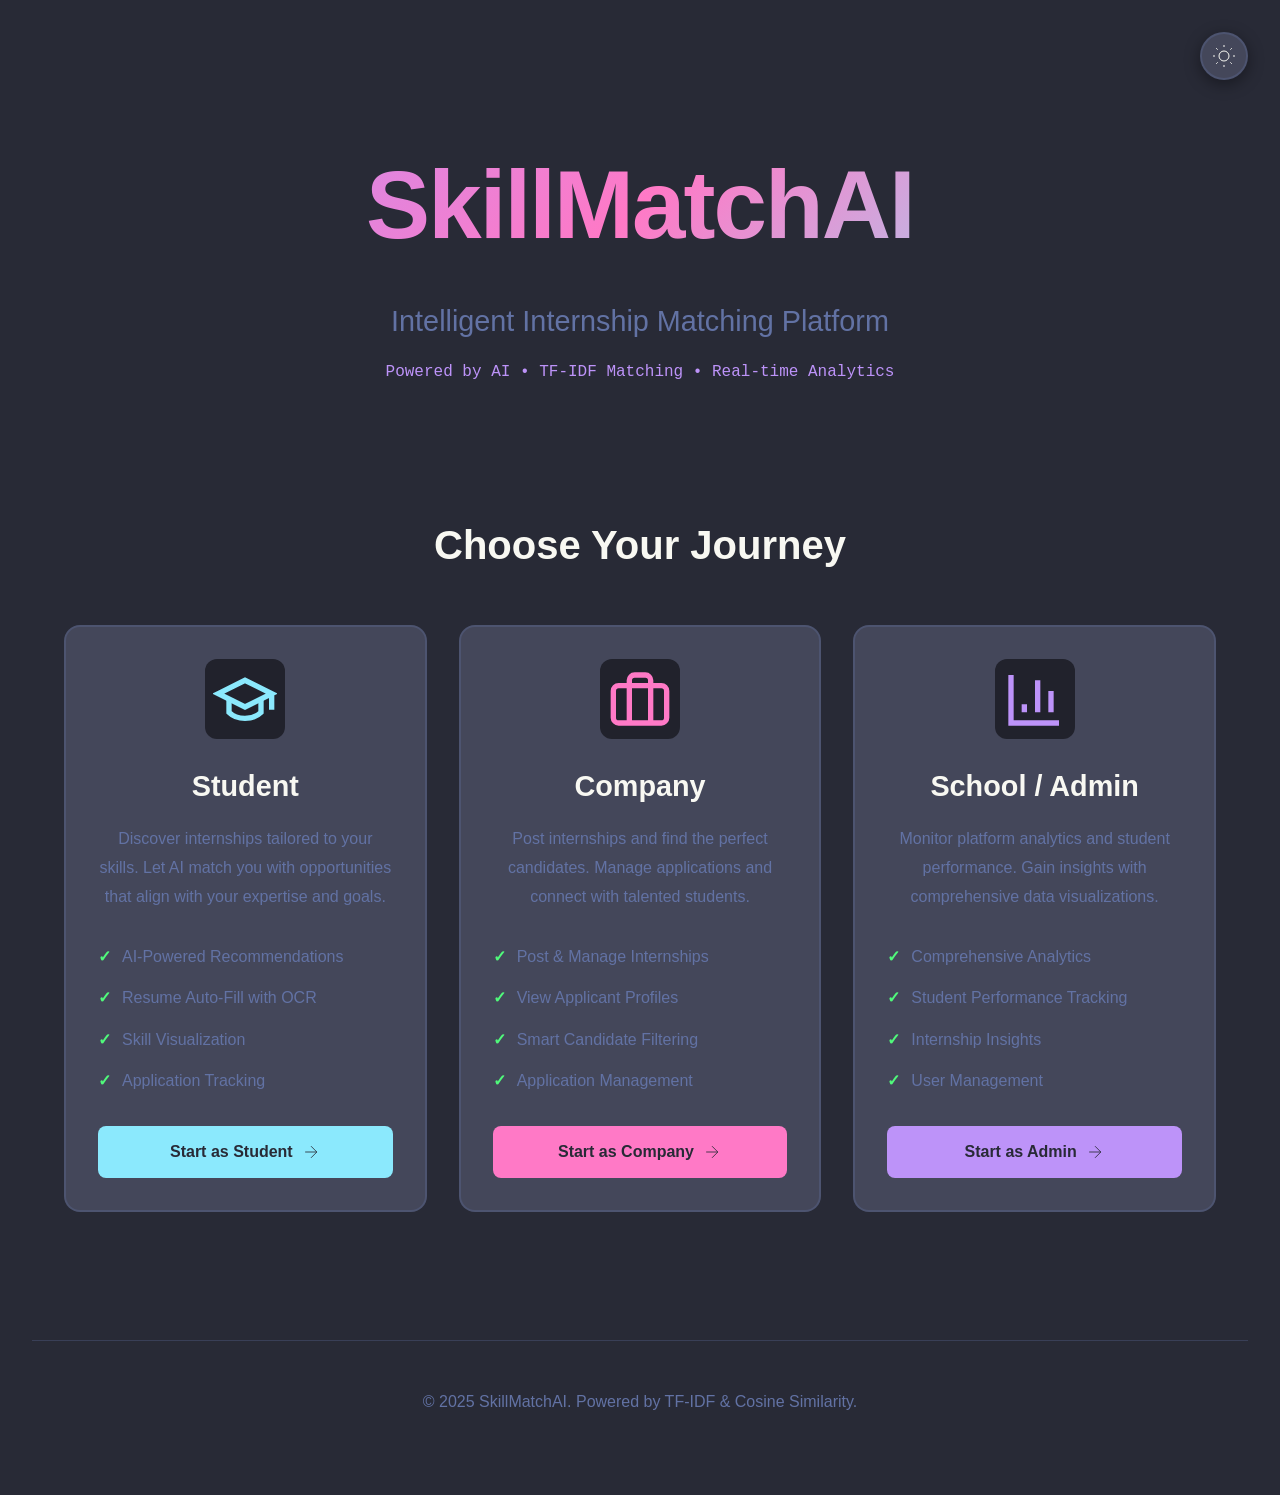
<file: frontend/index.html>
<!DOCTYPE html>
<html lang="en">
<head>
    <meta charset="UTF-8">
    <meta name="viewport" content="width=device-width, initial-scale=1.0">
    <title>SkillMatchAI - Intelligent Internship Matching</title>
    <link rel="stylesheet" href="styles/main.css">
    <link rel="stylesheet" href="styles/theme.css">
    <link rel="stylesheet" href="styles/animations.css">
    <link rel="stylesheet" href="styles/dashboard.css">
    <link rel="stylesheet" href="styles/wizard.css">
</head>
<body class="dark-theme">
    <!-- Theme Toggle -->
    <button id="theme-toggle" class="theme-toggle" aria-label="Toggle theme">
        <svg class="sun-icon" width="24" height="24" viewBox="0 0 24 24" fill="none" stroke="currentColor">
            <circle cx="12" cy="12" r="5"/>
            <line x1="12" y1="1" x2="12" y2="3"/>
            <line x1="12" y1="21" x2="12" y2="23"/>
            <line x1="4.22" y1="4.22" x2="5.64" y2="5.64"/>
            <line x1="18.36" y1="18.36" x2="19.78" y2="19.78"/>
            <line x1="1" y1="12" x2="3" y2="12"/>
            <line x1="21" y1="12" x2="23" y2="12"/>
            <line x1="4.22" y1="19.78" x2="5.64" y2="18.36"/>
            <line x1="18.36" y1="5.64" x2="19.78" y2="4.22"/>
        </svg>
        <svg class="moon-icon" width="24" height="24" viewBox="0 0 24 24" fill="none" stroke="currentColor">
            <path d="M21 12.79A9 9 0 1 1 11.21 3 7 7 0 0 0 21 12.79z"/>
        </svg>
    </button>

    <!-- Landing Page -->
    <div id="landing-page" class="page active">
        <div class="landing-container">
            <!-- Hero Section -->
            <div class="hero-section fade-in">
                <h1 class="hero-title glitch" data-text="SkillMatchAI">SkillMatchAI</h1>
                <p class="hero-subtitle">Intelligent Internship Matching Platform</p>
                <div class="hero-description">
                    <p>Powered by AI • TF-IDF Matching • Real-time Analytics</p>
                </div>
            </div>

            <!-- Story-Driven Role Introduction -->
            <div class="story-section">
                <h2 class="section-title">Choose Your Journey</h2>
                <div class="roles-grid">
                    <!-- Student Role -->
                    <div class="role-card student-card" data-role="student">
                        <div class="role-icon">
                            <svg width="64" height="64" viewBox="0 0 24 24" fill="none" stroke="currentColor" stroke-width="2">
                                <path d="M22 10v6M2 10l10-5 10 5-10 5z"/>
                                <path d="M6 12v5c3 3 9 3 12 0v-5"/>
                            </svg>
                        </div>
                        <h3 class="role-title">Student</h3>
                        <p class="role-description">
                            Discover internships tailored to your skills. 
                            Let AI match you with opportunities that align with your expertise and goals.
                        </p>
                        <ul class="role-features">
                            <li>AI-Powered Recommendations</li>
                            <li>Resume Auto-Fill with OCR</li>
                            <li>Skill Visualization</li>
                            <li>Application Tracking</li>
                        </ul>
                        <button class="role-button" data-role="student">
                            <span>Start as Student</span>
                            <svg width="20" height="20" viewBox="0 0 24 24" fill="none" stroke="currentColor">
                                <path d="M5 12h14M12 5l7 7-7 7"/>
                            </svg>
                        </button>
                    </div>

                    <!-- Company Role -->
                    <div class="role-card company-card" data-role="company">
                        <div class="role-icon">
                            <svg width="64" height="64" viewBox="0 0 24 24" fill="none" stroke="currentColor" stroke-width="2">
                                <rect x="2" y="7" width="20" height="14" rx="2"/>
                                <path d="M16 21V5a2 2 0 0 0-2-2h-4a2 2 0 0 0-2 2v16"/>
                            </svg>
                        </div>
                        <h3 class="role-title">Company</h3>
                        <p class="role-description">
                            Post internships and find the perfect candidates. 
                            Manage applications and connect with talented students.
                        </p>
                        <ul class="role-features">
                            <li>Post & Manage Internships</li>
                            <li>View Applicant Profiles</li>
                            <li>Smart Candidate Filtering</li>
                            <li>Application Management</li>
                        </ul>
                        <button class="role-button" data-role="company">
                            <span>Start as Company</span>
                            <svg width="20" height="20" viewBox="0 0 24 24" fill="none" stroke="currentColor">
                                <path d="M5 12h14M12 5l7 7-7 7"/>
                            </svg>
                        </button>
                    </div>

                    <!-- School/Admin Role -->
                    <div class="role-card admin-card" data-role="admin">
                        <div class="role-icon">
                            <svg width="64" height="64" viewBox="0 0 24 24" fill="none" stroke="currentColor" stroke-width="2">
                                <path d="M3 3v18h18"/>
                                <path d="M18 17V9"/>
                                <path d="M13 17V5"/>
                                <path d="M8 17v-3"/>
                            </svg>
                        </div>
                        <h3 class="role-title">School / Admin</h3>
                        <p class="role-description">
                            Monitor platform analytics and student performance. 
                            Gain insights with comprehensive data visualizations.
                        </p>
                        <ul class="role-features">
                            <li>Comprehensive Analytics</li>
                            <li>Student Performance Tracking</li>
                            <li>Internship Insights</li>
                            <li>User Management</li>
                        </ul>
                        <button class="role-button" data-role="admin">
                            <span>Start as Admin</span>
                            <svg width="20" height="20" viewBox="0 0 24 24" fill="none" stroke="currentColor">
                                <path d="M5 12h14M12 5l7 7-7 7"/>
                            </svg>
                        </button>
                    </div>
                </div>
            </div>

            <!-- Footer -->
            <footer class="landing-footer">
                <p>&copy; 2025 SkillMatchAI. Powered by TF-IDF & Cosine Similarity.</p>
            </footer>
        </div>
    </div>

    <!-- Auth Page (Login/Register) -->
    <div id="auth-page" class="page">
        <div class="auth-container">
            <div class="auth-box">
                <button class="back-button" id="back-to-landing">
                    <svg width="20" height="20" viewBox="0 0 24 24" fill="none" stroke="currentColor">
                        <path d="M19 12H5M12 19l-7-7 7-7"/>
                    </svg>
                    Back
                </button>

                <div class="auth-header">
                    <h2 id="auth-title">Welcome Back</h2>
                    <p id="auth-subtitle">Sign in to continue</p>
                </div>

                <div class="role-indicator">
                    <span id="selected-role-display">Student</span>
                </div>

                <!-- Login Form -->
                <form id="login-form" class="auth-form active">
                    <div class="form-group">
                        <label for="login-email">Username or Email</label>
                        <input type="text" id="login-email" required placeholder="username or email">
                    </div>
                    <div class="form-group">
                        <label for="login-password">Password</label>
                        <input type="password" id="login-password" required placeholder="••••••••">
                    </div>
                    <button type="submit" class="submit-button">
                        <span>Sign In</span>
                        <div class="loading-spinner"></div>
                    </button>
                    <p class="form-toggle">
                        Don't have an account? 
                        <a href="#" id="show-register">Create one</a>
                    </p>
                </form>

                <!-- Register Form -->
                <form id="register-form" class="auth-form">
                    <div class="form-group">
                        <label for="register-name">Full Name</label>
                        <input type="text" id="register-name" required placeholder="John Doe">
                    </div>
                    <div class="form-group">
                        <label for="register-email">Email</label>
                        <input type="email" id="register-email" required placeholder="your@email.com">
                    </div>
                    <div class="form-group">
                        <label for="register-password">Password</label>
                        <input type="password" id="register-password" required placeholder="Min 8 characters, 1 letter, 1 number">
                    </div>

                    <!-- Student-specific fields -->
                    <div id="student-fields" class="role-specific-fields">
                        <div class="form-group">
                            <label for="register-branch">Branch</label>
                            <select id="register-branch">
                                <option value="">Select Branch</option>
                                <option value="CSE">Computer Science & Engineering</option>
                                <option value="ECE">Electronics & Communication</option>
                                <option value="ME">Mechanical Engineering</option>
                                <option value="CE">Civil Engineering</option>
                                <option value="EE">Electrical Engineering</option>
                                <option value="IT">Information Technology</option>
                            </select>
                        </div>
                        <div class="form-row">
                            <div class="form-group">
                                <label for="register-semester">Semester</label>
                                <input type="number" id="register-semester" min="1" max="8" placeholder="6">
                            </div>
                            <div class="form-group">
                                <label for="register-cgpa">CGPA</label>
                                <input type="number" id="register-cgpa" min="0" max="10" step="0.01" placeholder="8.5">
                            </div>
                        </div>
                        <div class="form-group">
                            <label for="register-skills">Skills (comma-separated)</label>
                            <input type="text" id="register-skills" placeholder="Python, Machine Learning, FastAPI">
                        </div>
                        <div class="form-group">
                            <label for="register-projects">Projects (comma-separated)</label>
                            <textarea id="register-projects" rows="3" placeholder="E-commerce API, ML Classification Model"></textarea>
                        </div>
                        <div class="form-group">
                            <label class="file-upload-label">
                                <input type="file" id="resume-upload" accept=".pdf,.doc,.docx" class="file-input">
                                <span class="file-upload-button">
                                    <svg width="20" height="20" viewBox="0 0 24 24" fill="none" stroke="currentColor">
                                        <path d="M21 15v4a2 2 0 0 1-2 2H5a2 2 0 0 1-2-2v-4M17 8l-5-5-5 5M12 3v12"/>
                                    </svg>
                                    Upload Resume (Auto-fill with OCR)
                                </span>
                            </label>
                            <span id="resume-filename" class="file-name"></span>
                        </div>
                    </div>

                    <button type="submit" class="submit-button">
                        <span>Create Account</span>
                        <div class="loading-spinner"></div>
                    </button>
                    <p class="form-toggle">
                        Already have an account? 
                        <a href="#" id="show-login">Sign in</a>
                    </p>
                </form>

                <!-- Multi-Step Wizard Form (for Students) -->
                <div id="wizard-form" class="wizard-container" style="display: none;">
                    <!-- Progress Steps -->
                    <div class="wizard-steps">
                        <div class="wizard-step active">
                            <div class="wizard-step-circle">1</div>
                            <div class="wizard-step-label">Basic Info</div>
                        </div>
                        <div class="wizard-step">
                            <div class="wizard-step-circle">2</div>
                            <div class="wizard-step-label">Academic</div>
                        </div>
                        <div class="wizard-step">
                            <div class="wizard-step-circle">3</div>
                            <div class="wizard-step-label">Skills</div>
                        </div>
                        <div class="wizard-step">
                            <div class="wizard-step-circle">4</div>
                            <div class="wizard-step-label">Experience</div>
                        </div>
                        <div class="wizard-step">
                            <div class="wizard-step-circle">5</div>
                            <div class="wizard-step-label">Final</div>
                        </div>
                    </div>

                    <!-- Wizard Content -->
                    <div class="wizard-content">
                        <!-- Step 1: Basic Info -->
                        <div id="wizard-step-1" class="wizard-panel active">
                            <h3 class="wizard-title">Basic Information</h3>
                            <p class="wizard-description">Let's start with your basic details</p>
                            
                            <div class="wizard-field-group">
                                <label>Full Name <span class="required">*</span></label>
                                <input type="text" id="wizard-name" required placeholder="John Doe">
                            </div>
                            
                            <div class="wizard-field-group">
                                <label>Email Address <span class="required">*</span></label>
                                <input type="email" id="wizard-email" required placeholder="your@email.com">
                                <div class="wizard-helper-text">You'll receive your unique username after registration</div>
                            </div>
                            
                            <div class="wizard-field-group">
                                <label>Password <span class="required">*</span></label>
                                <input type="password" id="wizard-password" required placeholder="Min 8 chars, 1 letter, 1 number">
                                <div class="wizard-helper-text">Must be at least 8 characters with 1 letter and 1 number</div>
                            </div>
                        </div>

                        <!-- Step 2: Academic Info -->
                        <div id="wizard-step-2" class="wizard-panel">
                            <h3 class="wizard-title">Academic Information</h3>
                            <p class="wizard-description">Tell us about your academic background</p>
                            
                            <div class="wizard-field-group">
                                <label>Branch <span class="required">*</span></label>
                                <select id="wizard-branch" required>
                                    <option value="">Select Your Branch</option>
                                    <option value="CSE">Computer Science & Engineering</option>
                                    <option value="ECE">Electronics & Communication</option>
                                    <option value="ME">Mechanical Engineering</option>
                                    <option value="CE">Civil Engineering</option>
                                    <option value="EE">Electrical Engineering</option>
                                    <option value="IT">Information Technology</option>
                                    <option value="Other">Other</option>
                                </select>
                            </div>
                            
                            <div class="wizard-field-row">
                                <div class="wizard-field-group">
                                    <label>Current Semester <span class="required">*</span></label>
                                    <input type="number" id="wizard-semester" required min="1" max="8" placeholder="6">
                                </div>
                                <div class="wizard-field-group">
                                    <label>CGPA <span class="required">*</span></label>
                                    <input type="number" id="wizard-cgpa" required min="0" max="10" step="0.01" placeholder="8.5">
                                </div>
                            </div>
                        </div>

                        <!-- Step 3: Skills & Certifications -->
                        <div id="wizard-step-3" class="wizard-panel">
                            <h3 class="wizard-title">Skills & Certifications</h3>
                            <p class="wizard-description">Share your technical skills and certifications</p>
                            
                            <div class="wizard-field-group">
                                <label>Skills <span class="required">*</span></label>
                                <div class="tags-input-container" id="wizard-skills-container">
                                    <input type="text" id="wizard-skills-input" class="tag-input" placeholder="Type skill and press Enter">
                                </div>
                                <div class="wizard-helper-text">Press Enter or comma to add each skill</div>
                            </div>
                            
                            <div class="wizard-field-group">
                                <label>Certifications</label>
                                <div class="tags-input-container" id="wizard-certifications-container">
                                    <input type="text" id="wizard-certifications-input" class="tag-input" placeholder="Type certification and press Enter">
                                </div>
                                <div class="wizard-helper-text">E.g., AWS Certified, Google Cloud, Coursera certificates</div>
                            </div>
                        </div>

                        <!-- Step 4: Experience & Projects -->
                        <div id="wizard-step-4" class="wizard-panel">
                            <h3 class="wizard-title">Experience & Projects</h3>
                            <p class="wizard-description">Highlight your work experience and projects</p>
                            
                            <div class="wizard-field-group">
                                <label>Work Experience</label>
                                <textarea id="wizard-experience" rows="4" placeholder="Describe your internships, part-time jobs, or work experience..."></textarea>
                                <div class="wizard-helper-text">Include company names, roles, and duration</div>
                            </div>
                            
                            <div class="wizard-field-group">
                                <label>Projects</label>
                                <div class="tags-input-container" id="wizard-projects-container">
                                    <input type="text" id="wizard-projects-input" class="tag-input" placeholder="Type project name and press Enter">
                                </div>
                                <div class="wizard-helper-text">List your major academic or personal projects</div>
                            </div>
                        </div>

                        <!-- Step 5: Languages & Resume -->
                        <div id="wizard-step-5" class="wizard-panel">
                            <h3 class="wizard-title">Languages & Resume</h3>
                            <p class="wizard-description">Final step - languages and resume upload</p>
                            
                            <div class="wizard-field-group">
                                <label>Languages Known <span class="required">*</span></label>
                                <div class="tags-input-container" id="wizard-languages-container">
                                    <input type="text" id="wizard-languages-input" class="tag-input" placeholder="Type language and press Enter">
                                </div>
                                <div class="wizard-helper-text">E.g., English, Hindi, Tamil, etc.</div>
                            </div>
                            
                            <div class="wizard-field-group">
                                <label>Upload Resume (Optional)</label>
                                <label for="wizard-resume-upload" class="wizard-file-upload">
                                    <input type="file" id="wizard-resume-upload" class="wizard-file-input" accept=".pdf,.doc,.docx">
                                    <div class="wizard-file-icon">📄</div>
                                    <div class="wizard-file-text">Click to upload or drag and drop</div>
                                    <div class="wizard-file-text">PDF, DOC, DOCX (Max 5MB)</div>
                                    <div class="wizard-file-name" id="wizard-resume-name"></div>
                                </label>
                            </div>
                        </div>

                        <!-- Navigation -->
                        <div class="wizard-navigation">
                            <button type="button" id="wizard-prev" class="wizard-nav-btn btn-previous" disabled>
                                <svg width="16" height="16" viewBox="0 0 24 24" fill="none" stroke="currentColor">
                                    <path d="M19 12H5M12 19l-7-7 7-7"/>
                                </svg>
                                Previous
                            </button>
                            <button type="button" id="wizard-next" class="wizard-nav-btn btn-next">
                                Next
                                <svg width="16" height="16" viewBox="0 0 24 24" fill="none" stroke="currentColor">
                                    <path d="M5 12h14M12 5l7 7-7 7"/>
                                </svg>
                            </button>
                            <button type="button" id="wizard-submit" class="wizard-nav-btn btn-submit" style="display: none;">
                                <span>Create Account</span>
                                <div class="loading-spinner"></div>
                            </button>
                        </div>
                    </div>
                    
                    <p class="form-toggle" style="text-align: center; margin-top: 1rem;">
                        Already have an account? 
                        <a href="#" class="show-login-link">Sign in</a>
                    </p>
                </div>

                <div id="auth-error" class="error-message"></div>
            </div>
        </div>
    </div>

    <!-- Student Dashboard -->
    <div id="student-dashboard" class="page dashboard">
        <!-- Dashboard content will be loaded dynamically -->
    </div>

    <!-- Company Dashboard -->
    <div id="company-dashboard" class="page dashboard">
        <!-- Dashboard content will be loaded dynamically -->
    </div>

    <!-- Admin Dashboard -->
    <div id="admin-dashboard" class="page dashboard">
        <!-- Dashboard content will be loaded dynamically -->
    </div>

    <!-- Scripts -->
    <script src="js/config.js"></script>
    <script src="js/api.js"></script>
    <script src="js/auth.js"></script>
    <script src="js/theme.js"></script>
    <script src="js/animations.js"></script>
    <script src="js/ocr.js"></script>
    <script src="js/wizard.js"></script>
    <script src="js/dashboard-student.js"></script>
    <script src="js/dashboard-company.js"></script>
    <script src="js/dashboard-admin.js"></script>
    <script src="js/app.js"></script>
</body>
</html>
</file>
<file: frontend/styles/main.css>
/* ============================================
   MAIN STYLES - LAYOUT & COMPONENTS
   ============================================ */

* {
    margin: 0;
    padding: 0;
    box-sizing: border-box;
}

body {
    font-family: var(--font-primary);
    background: var(--bg-primary);
    color: var(--text-primary);
    line-height: 1.6;
    overflow-x: hidden;
    transition: background var(--transition-base), color var(--transition-base);
}

/* ============================================
   PAGE SYSTEM
   ============================================ */

.page {
    display: none;
    min-height: 100vh;
    opacity: 0;
    transition: opacity var(--transition-slow);
}

.page.active {
    display: block;
    opacity: 1;
}

/* ============================================
   LANDING PAGE
   ============================================ */

.landing-container {
    max-width: 1400px;
    margin: 0 auto;
    padding: 2rem;
}

.hero-section {
    text-align: center;
    padding: 6rem 2rem 4rem;
    position: relative;
}

.hero-title {
    font-size: clamp(3rem, 8vw, 6rem);
    font-weight: 900;
    letter-spacing: -0.02em;
    margin-bottom: 1rem;
    background: linear-gradient(135deg, var(--accent-purple), var(--accent-pink), var(--accent-cyan));
    -webkit-background-clip: text;
    -webkit-text-fill-color: transparent;
    background-clip: text;
    position: relative;
}

.hero-subtitle {
    font-size: clamp(1.2rem, 3vw, 1.8rem);
    color: var(--text-secondary);
    margin-bottom: 1rem;
    font-weight: 300;
}

.hero-description {
    font-size: 1rem;
    color: var(--primary);
    font-family: var(--font-mono);
    margin-top: 1rem;
}

/* ============================================
   STORY SECTION - ROLE CARDS
   ============================================ */

.story-section {
    padding: 4rem 2rem;
}

.section-title {
    text-align: center;
    font-size: 2.5rem;
    margin-bottom: 3rem;
    color: var(--text-primary);
}

.roles-grid {
    display: grid;
    grid-template-columns: repeat(auto-fit, minmax(320px, 1fr));
    gap: 2rem;
    max-width: 1200px;
    margin: 0 auto;
}

.role-card {
    background: var(--bg-secondary);
    border: 2px solid var(--border-color);
    border-radius: var(--radius-xl);
    padding: 2rem;
    transition: all var(--transition-base);
    cursor: pointer;
    position: relative;
    overflow: hidden;
}

.role-card::before {
    content: '';
    position: absolute;
    top: 0;
    left: 0;
    width: 100%;
    height: 4px;
    background: linear-gradient(90deg, var(--accent-purple), var(--accent-pink));
    transform: scaleX(0);
    transform-origin: left;
    transition: transform var(--transition-base);
}

.role-card:hover::before {
    transform: scaleX(1);
}

.role-card:hover {
    transform: translateY(-8px);
    box-shadow: var(--shadow-lg);
    border-color: var(--primary);
}

.student-card:hover {
    border-color: var(--accent-cyan);
    box-shadow: 0 8px 32px rgba(139, 233, 253, 0.3);
}

.company-card:hover {
    border-color: var(--accent-pink);
    box-shadow: 0 8px 32px rgba(255, 121, 198, 0.3);
}

.admin-card:hover {
    border-color: var(--accent-purple);
    box-shadow: 0 8px 32px rgba(189, 147, 249, 0.3);
}

.role-icon {
    width: 80px;
    height: 80px;
    margin: 0 auto 1.5rem;
    display: flex;
    align-items: center;
    justify-content: center;
    border-radius: var(--radius-lg);
    background: var(--bg-tertiary);
}

.student-card .role-icon svg {
    stroke: var(--accent-cyan);
}

.company-card .role-icon svg {
    stroke: var(--accent-pink);
}

.admin-card .role-icon svg {
    stroke: var(--accent-purple);
}

.role-title {
    font-size: 1.8rem;
    margin-bottom: 1rem;
    text-align: center;
}

.role-description {
    color: var(--text-secondary);
    margin-bottom: 1.5rem;
    line-height: 1.8;
    text-align: center;
}

.role-features {
    list-style: none;
    margin: 1.5rem 0;
}

.role-features li {
    padding: 0.5rem 0;
    padding-left: 1.5rem;
    position: relative;
    color: var(--text-secondary);
}

.role-features li::before {
    content: '✓';
    position: absolute;
    left: 0;
    color: var(--success);
    font-weight: bold;
}

.role-button {
    width: 100%;
    padding: 1rem 2rem;
    background: var(--primary);
    color: var(--bg-primary);
    border: none;
    border-radius: var(--radius-md);
    font-size: 1rem;
    font-weight: 600;
    cursor: pointer;
    display: flex;
    align-items: center;
    justify-content: center;
    gap: 0.5rem;
    transition: all var(--transition-base);
    margin-top: 1rem;
}

.role-button:hover {
    transform: scale(1.05);
    box-shadow: var(--shadow-glow);
}

.student-card .role-button {
    background: var(--accent-cyan);
}

.company-card .role-button {
    background: var(--accent-pink);
}

.admin-card .role-button {
    background: var(--accent-purple);
}

/* ============================================
   AUTH PAGE
   ============================================ */

.auth-container {
    min-height: 100vh;
    display: flex;
    align-items: center;
    justify-content: center;
    padding: 2rem;
    background: var(--bg-primary);
}

.auth-box {
    background: var(--bg-secondary);
    border: 2px solid var(--border-color);
    border-radius: var(--radius-xl);
    padding: 3rem;
    max-width: 500px;
    width: 100%;
    box-shadow: var(--shadow-lg);
    position: relative;
}

.back-button {
    position: absolute;
    top: 1.5rem;
    left: 1.5rem;
    background: transparent;
    border: 1px solid var(--border-color);
    color: var(--text-secondary);
    padding: 0.5rem 1rem;
    border-radius: var(--radius-md);
    cursor: pointer;
    display: flex;
    align-items: center;
    gap: 0.5rem;
    transition: all var(--transition-base);
}

.back-button:hover {
    border-color: var(--primary);
    color: var(--primary);
}

.auth-header {
    text-align: center;
    margin-bottom: 2rem;
    margin-top: 2rem;
}

.auth-header h2 {
    font-size: 2rem;
    margin-bottom: 0.5rem;
}

.auth-header p {
    color: var(--text-secondary);
}

.role-indicator {
    text-align: center;
    margin-bottom: 2rem;
    padding: 0.75rem;
    background: var(--bg-tertiary);
    border-radius: var(--radius-md);
    border: 1px solid var(--primary);
}

.role-indicator span {
    color: var(--primary);
    font-weight: 600;
    text-transform: uppercase;
    letter-spacing: 0.05em;
}

.auth-form {
    display: none;
}

.auth-form.active {
    display: block;
}

.form-group {
    margin-bottom: 1.5rem;
}

.form-group label {
    display: block;
    margin-bottom: 0.5rem;
    color: var(--text-primary);
    font-weight: 500;
}

.form-group input,
.form-group select,
.form-group textarea {
    width: 100%;
    padding: 0.875rem;
    background: var(--bg-tertiary);
    border: 1px solid var(--border-color);
    border-radius: var(--radius-md);
    color: var(--text-primary);
    font-size: 1rem;
    transition: all var(--transition-base);
}

.form-group input:focus,
.form-group select:focus,
.form-group textarea:focus {
    outline: none;
    border-color: var(--primary);
    box-shadow: 0 0 0 3px rgba(189, 147, 249, 0.1);
}

.form-row {
    display: grid;
    grid-template-columns: 1fr 1fr;
    gap: 1rem;
}

.file-upload-label {
    display: block;
    cursor: pointer;
}

.file-input {
    display: none;
}

.file-upload-button {
    display: flex;
    align-items: center;
    justify-content: center;
    gap: 0.5rem;
    padding: 0.875rem;
    background: var(--bg-tertiary);
    border: 2px dashed var(--border-color);
    border-radius: var(--radius-md);
    color: var(--text-secondary);
    transition: all var(--transition-base);
}

.file-upload-button:hover {
    border-color: var(--primary);
    color: var(--primary);
}

.file-name {
    display: block;
    margin-top: 0.5rem;
    color: var(--success);
    font-size: 0.875rem;
}

.submit-button {
    width: 100%;
    padding: 1rem;
    background: var(--primary);
    color: var(--bg-primary);
    border: none;
    border-radius: var(--radius-md);
    font-size: 1rem;
    font-weight: 600;
    cursor: pointer;
    transition: all var(--transition-base);
    position: relative;
    margin-top: 1rem;
}

.submit-button:hover {
    transform: translateY(-2px);
    box-shadow: var(--shadow-glow);
}

.submit-button:disabled {
    opacity: 0.6;
    cursor: not-allowed;
}

.loading-spinner {
    display: none;
    width: 20px;
    height: 20px;
    border: 3px solid rgba(255, 255, 255, 0.3);
    border-top-color: white;
    border-radius: 50%;
    animation: spin 0.8s linear infinite;
    position: absolute;
    right: 1rem;
    top: 50%;
    transform: translateY(-50%);
}

.submit-button.loading .loading-spinner {
    display: block;
}

.submit-button.loading span {
    opacity: 0.6;
}

.form-toggle {
    text-align: center;
    margin-top: 1.5rem;
    color: var(--text-secondary);
}

.form-toggle a {
    color: var(--primary);
    text-decoration: none;
    font-weight: 600;
}

.form-toggle a:hover {
    text-decoration: underline;
}

.error-message {
    margin-top: 1rem;
    padding: 1rem;
    background: rgba(255, 85, 85, 0.1);
    border: 1px solid var(--error);
    border-radius: var(--radius-md);
    color: var(--error);
    display: none;
}

.error-message.show {
    display: block;
}

.role-specific-fields {
    display: none;
}

.role-specific-fields.active {
    display: block;
}

/* ============================================
   FOOTER
   ============================================ */

.landing-footer {
    text-align: center;
    padding: 3rem 2rem;
    color: var(--text-secondary);
    border-top: 1px solid var(--border-color);
    margin-top: 4rem;
}

/* ============================================
   RESPONSIVE
   ============================================ */

@media (max-width: 768px) {
    .hero-section {
        padding: 4rem 1rem 3rem;
    }
    
    .roles-grid {
        grid-template-columns: 1fr;
    }
    
    .auth-box {
        padding: 2rem;
    }
    
    .form-row {
        grid-template-columns: 1fr;
    }
    
    .theme-toggle {
        top: 1rem;
        right: 1rem;
    }
}

/* ============================================
   DASHBOARD BASE STYLES
   ============================================ */

.dashboard {
    background: var(--bg-primary);
    min-height: 100vh;
}

.dashboard-container {
    max-width: 1600px;
    margin: 0 auto;
    padding: 2rem;
}

.dashboard-header {
    display: flex;
    justify-content: space-between;
    align-items: center;
    margin-bottom: 2rem;
    padding: 1.5rem;
    background: var(--bg-secondary);
    border-radius: var(--radius-lg);
    border: 1px solid var(--border-color);
}

.dashboard-title h1 {
    font-size: 2rem;
    margin-bottom: 0.25rem;
}

.dashboard-title p {
    color: var(--text-secondary);
}

.dashboard-actions {
    display: flex;
    gap: 1rem;
    align-items: center;
}

.btn {
    padding: 0.75rem 1.5rem;
    border-radius: var(--radius-md);
    border: none;
    font-weight: 600;
    cursor: pointer;
    transition: all var(--transition-base);
    display: inline-flex;
    align-items: center;
    gap: 0.5rem;
}

.btn-primary {
    background: var(--primary);
    color: var(--bg-primary);
}

.btn-primary:hover {
    transform: translateY(-2px);
    box-shadow: var(--shadow-glow);
}

.btn-secondary {
    background: var(--bg-tertiary);
    color: var(--text-primary);
    border: 1px solid var(--border-color);
}

.btn-secondary:hover {
    border-color: var(--primary);
}

.dashboard-content {
    display: grid;
    gap: 2rem;
}

.card {
    background: var(--bg-secondary);
    border: 1px solid var(--border-color);
    border-radius: var(--radius-lg);
    padding: 1.5rem;
    transition: all var(--transition-base);
}

.card:hover {
    box-shadow: var(--shadow-md);
}

.card-header {
    display: flex;
    justify-content: space-between;
    align-items: center;
    margin-bottom: 1.5rem;
}

.card-title {
    font-size: 1.5rem;
    font-weight: 600;
}

@keyframes spin {
    to { transform: translateY(-50%) rotate(360deg); }
}
</file>
<file: frontend/styles/theme.css>
/* ============================================
   DRACULA DARK THEME VARIABLES & CONFIGURATION
   ============================================ */

:root {
    /* Dracula Color Palette */
    --bg-primary: #282a36;
    --bg-secondary: #44475a;
    --bg-tertiary: #21222c;
    --text-primary: #f8f8f2;
    --text-secondary: #6272a4;
    --accent-purple: #bd93f9;
    --accent-pink: #ff79c6;
    --accent-cyan: #8be9fd;
    --accent-green: #50fa7b;
    --accent-orange: #ffb86c;
    --accent-red: #ff5555;
    --accent-yellow: #f1fa8c;
    
    /* Semantic Colors */
    --primary: var(--accent-purple);
    --secondary: var(--accent-pink);
    --success: var(--accent-green);
    --warning: var(--accent-yellow);
    --error: var(--accent-red);
    --info: var(--accent-cyan);
    
    /* UI Elements */
    --border-color: rgba(98, 114, 164, 0.3);
    --shadow-sm: 0 2px 8px rgba(0, 0, 0, 0.3);
    --shadow-md: 0 4px 16px rgba(0, 0, 0, 0.4);
    --shadow-lg: 0 8px 32px rgba(0, 0, 0, 0.5);
    --shadow-glow: 0 0 20px rgba(189, 147, 249, 0.3);
    
    /* Typography */
    --font-primary: 'Inter', -apple-system, BlinkMacSystemFont, 'Segoe UI', sans-serif;
    --font-mono: 'Fira Code', 'Courier New', monospace;
    
    /* Spacing */
    --spacing-xs: 0.25rem;
    --spacing-sm: 0.5rem;
    --spacing-md: 1rem;
    --spacing-lg: 1.5rem;
    --spacing-xl: 2rem;
    --spacing-2xl: 3rem;
    
    /* Border Radius */
    --radius-sm: 4px;
    --radius-md: 8px;
    --radius-lg: 12px;
    --radius-xl: 16px;
    
    /* Transitions */
    --transition-fast: 0.15s ease;
    --transition-base: 0.3s ease;
    --transition-slow: 0.5s ease;
}

/* Light Theme */
.light-theme {
    --bg-primary: #f8f8f2;
    --bg-secondary: #e6e6e6;
    --bg-tertiary: #ffffff;
    --text-primary: #282a36;
    --text-secondary: #6272a4;
    --border-color: rgba(40, 42, 54, 0.15);
    --shadow-sm: 0 2px 8px rgba(0, 0, 0, 0.08);
    --shadow-md: 0 4px 16px rgba(0, 0, 0, 0.12);
    --shadow-lg: 0 8px 32px rgba(0, 0, 0, 0.16);
    --shadow-glow: 0 0 20px rgba(189, 147, 249, 0.2);
}

/* ============================================
   THEME TOGGLE BUTTON
   ============================================ */

.theme-toggle {
    position: fixed;
    top: 2rem;
    right: 2rem;
    z-index: 9999;
    width: 48px;
    height: 48px;
    border-radius: 50%;
    background: var(--bg-secondary);
    border: 2px solid var(--border-color);
    cursor: pointer;
    display: flex;
    align-items: center;
    justify-content: center;
    transition: all var(--transition-base);
    box-shadow: var(--shadow-md);
}

.theme-toggle:hover {
    transform: scale(1.1);
    box-shadow: var(--shadow-glow);
    border-color: var(--primary);
}

.theme-toggle svg {
    width: 24px;
    height: 24px;
    stroke: var(--text-primary);
    transition: all var(--transition-base);
}

.dark-theme .theme-toggle .sun-icon {
    display: block;
}

.dark-theme .theme-toggle .moon-icon {
    display: none;
}

.light-theme .theme-toggle .sun-icon {
    display: none;
}

.light-theme .theme-toggle .moon-icon {
    display: block;
}

/* ============================================
   SCROLLBAR STYLING
   ============================================ */

::-webkit-scrollbar {
    width: 10px;
    height: 10px;
}

::-webkit-scrollbar-track {
    background: var(--bg-tertiary);
}

::-webkit-scrollbar-thumb {
    background: var(--bg-secondary);
    border-radius: var(--radius-sm);
}

::-webkit-scrollbar-thumb:hover {
    background: var(--primary);
}

/* ============================================
   UTILITY CLASSES
   ============================================ */

.glow-purple {
    box-shadow: 0 0 20px var(--accent-purple);
}

.glow-pink {
    box-shadow: 0 0 20px var(--accent-pink);
}

.glow-cyan {
    box-shadow: 0 0 20px var(--accent-cyan);
}

.text-gradient {
    background: linear-gradient(135deg, var(--accent-purple), var(--accent-pink));
    -webkit-background-clip: text;
    -webkit-text-fill-color: transparent;
    background-clip: text;
}

.card-hover {
    transition: all var(--transition-base);
}

.card-hover:hover {
    transform: translateY(-8px);
    box-shadow: var(--shadow-lg);
}
</file>
<file: frontend/styles/animations.css>
/* ============================================
   ANIMATIONS & TRANSITIONS
   ============================================ */

/* Fade In Animation */
@keyframes fadeIn {
    from {
        opacity: 0;
        transform: translateY(20px);
    }
    to {
        opacity: 1;
        transform: translateY(0);
    }
}

.fade-in {
    animation: fadeIn 0.8s ease-out;
}

/* Slide In from Left */
@keyframes slideInLeft {
    from {
        opacity: 0;
        transform: translateX(-50px);
    }
    to {
        opacity: 1;
        transform: translateX(0);
    }
}

.slide-in-left {
    animation: slideInLeft 0.6s ease-out;
}

/* Slide In from Right */
@keyframes slideInRight {
    from {
        opacity: 0;
        transform: translateX(50px);
    }
    to {
        opacity: 1;
        transform: translateX(0);
    }
}

.slide-in-right {
    animation: slideInRight 0.6s ease-out;
}

/* Scale In Animation */
@keyframes scaleIn {
    from {
        opacity: 0;
        transform: scale(0.9);
    }
    to {
        opacity: 1;
        transform: scale(1);
    }
}

.scale-in {
    animation: scaleIn 0.5s ease-out;
}

/* Glitch Effect for Hero Title */
@keyframes glitch {
    0% {
        transform: translate(0);
    }
    20% {
        transform: translate(-2px, 2px);
    }
    40% {
        transform: translate(-2px, -2px);
    }
    60% {
        transform: translate(2px, 2px);
    }
    80% {
        transform: translate(2px, -2px);
    }
    100% {
        transform: translate(0);
    }
}

.glitch {
    position: relative;
    animation: glitch 0.3s ease-in-out infinite;
    animation-iteration-count: 1;
}

.glitch:hover {
    animation-iteration-count: infinite;
}

/* Pulse Animation */
@keyframes pulse {
    0%, 100% {
        transform: scale(1);
        opacity: 1;
    }
    50% {
        transform: scale(1.05);
        opacity: 0.8;
    }
}

.pulse {
    animation: pulse 2s ease-in-out infinite;
}

/* Gradient Animation */
@keyframes gradientShift {
    0% {
        background-position: 0% 50%;
    }
    50% {
        background-position: 100% 50%;
    }
    100% {
        background-position: 0% 50%;
    }
}

.gradient-animated {
    background-size: 200% 200%;
    animation: gradientShift 3s ease infinite;
}

/* Floating Animation */
@keyframes float {
    0%, 100% {
        transform: translateY(0px);
    }
    50% {
        transform: translateY(-10px);
    }
}

.float {
    animation: float 3s ease-in-out infinite;
}

/* Shimmer Effect */
@keyframes shimmer {
    0% {
        background-position: -1000px 0;
    }
    100% {
        background-position: 1000px 0;
    }
}

.shimmer {
    background: linear-gradient(
        90deg,
        var(--bg-secondary) 0%,
        var(--bg-tertiary) 50%,
        var(--bg-secondary) 100%
    );
    background-size: 1000px 100%;
    animation: shimmer 2s infinite;
}

/* Bounce In Animation */
@keyframes bounceIn {
    0% {
        opacity: 0;
        transform: scale(0.3);
    }
    50% {
        opacity: 1;
        transform: scale(1.05);
    }
    70% {
        transform: scale(0.9);
    }
    100% {
        transform: scale(1);
    }
}

.bounce-in {
    animation: bounceIn 0.6s ease-out;
}

/* Rotate Animation */
@keyframes rotate {
    from {
        transform: rotate(0deg);
    }
    to {
        transform: rotate(360deg);
    }
}

.rotate {
    animation: rotate 2s linear infinite;
}

/* Stagger Children Animation */
.stagger-children > * {
    opacity: 0;
    animation: fadeIn 0.6s ease-out forwards;
}

.stagger-children > *:nth-child(1) { animation-delay: 0.1s; }
.stagger-children > *:nth-child(2) { animation-delay: 0.2s; }
.stagger-children > *:nth-child(3) { animation-delay: 0.3s; }
.stagger-children > *:nth-child(4) { animation-delay: 0.4s; }
.stagger-children > *:nth-child(5) { animation-delay: 0.5s; }
.stagger-children > *:nth-child(6) { animation-delay: 0.6s; }

/* Page Transition */
.page-transition-enter {
    opacity: 0;
    transform: translateX(50px);
}

.page-transition-enter-active {
    opacity: 1;
    transform: translateX(0);
    transition: all 0.5s ease-out;
}

.page-transition-exit {
    opacity: 1;
    transform: translateX(0);
}

.page-transition-exit-active {
    opacity: 0;
    transform: translateX(-50px);
    transition: all 0.5s ease-out;
}

/* Glow Pulse Animation */
@keyframes glowPulse {
    0%, 100% {
        box-shadow: 0 0 5px var(--primary);
    }
    50% {
        box-shadow: 0 0 20px var(--primary);
    }
}

.glow-pulse {
    animation: glowPulse 2s ease-in-out infinite;
}

/* Typing Animation */
@keyframes typing {
    from {
        width: 0;
    }
    to {
        width: 100%;
    }
}

@keyframes blink {
    50% {
        border-color: transparent;
    }
}

.typing-effect {
    overflow: hidden;
    border-right: 2px solid var(--primary);
    white-space: nowrap;
    animation: typing 3.5s steps(40, end), blink 0.75s step-end infinite;
}

/* Reveal Animation */
@keyframes reveal {
    from {
        clip-path: inset(0 100% 0 0);
    }
    to {
        clip-path: inset(0 0 0 0);
    }
}

.reveal {
    animation: reveal 1s ease-out;
}

/* Neon Glow Effect */
.neon-glow {
    text-shadow: 
        0 0 5px var(--primary),
        0 0 10px var(--primary),
        0 0 20px var(--primary),
        0 0 40px var(--primary);
}

/* Smooth Color Transitions */
.smooth-color-transition {
    transition: color 0.5s ease, background-color 0.5s ease, border-color 0.5s ease;
}

/* Hover Lift Effect */
.hover-lift {
    transition: transform 0.3s ease, box-shadow 0.3s ease;
}

.hover-lift:hover {
    transform: translateY(-5px);
    box-shadow: var(--shadow-lg);
}

/* Skeleton Loading Animation */
@keyframes skeleton {
    0% {
        background-position: -200px 0;
    }
    100% {
        background-position: calc(200px + 100%) 0;
    }
}

.skeleton {
    background: linear-gradient(
        90deg,
        var(--bg-secondary) 0px,
        var(--bg-tertiary) 40px,
        var(--bg-secondary) 80px
    );
    background-size: 200px 100%;
    animation: skeleton 1.5s infinite;
}

/* Progress Bar Animation */
@keyframes progress {
    from {
        width: 0%;
    }
}

.progress-animated {
    animation: progress 1s ease-out;
}
</file>
<file: frontend/styles/dashboard.css>
/* ============================================
   DASHBOARD-SPECIFIC STYLES
   ============================================ */

/* Stats Grid */
.stats-grid {
    display: grid;
    grid-template-columns: repeat(auto-fit, minmax(250px, 1fr));
    gap: 1.5rem;
    margin-bottom: 2rem;
}

.stat-card {
    background: var(--bg-secondary);
    border: 1px solid var(--border-color);
    border-radius: var(--radius-lg);
    padding: 1.5rem;
    display: flex;
    align-items: center;
    gap: 1rem;
    transition: all var(--transition-base);
}

.stat-card:hover {
    transform: translateY(-4px);
    box-shadow: var(--shadow-md);
}

.stat-icon {
    flex-shrink: 0;
}

.stat-content {
    flex: 1;
}

.stat-value {
    font-size: 2rem;
    font-weight: 700;
    color: var(--text-primary);
}

.stat-label {
    color: var(--text-secondary);
    font-size: 0.875rem;
    text-transform: uppercase;
    letter-spacing: 0.05em;
}

/* Skills Visualization */
.skills-container {
    display: flex;
    flex-wrap: wrap;
    gap: 0.75rem;
}

.skill-tag {
    background: linear-gradient(135deg, var(--accent-purple), var(--accent-pink));
    color: var(--bg-primary);
    padding: 0.5rem 1rem;
    border-radius: var(--radius-md);
    font-weight: 600;
    font-size: 0.875rem;
    transition: all var(--transition-base);
}

.skill-tag:hover {
    transform: scale(1.05);
    box-shadow: var(--shadow-glow);
}

.skill-tag-sm {
    background: var(--bg-tertiary);
    color: var(--primary);
    border: 1px solid var(--primary);
    padding: 0.25rem 0.75rem;
    border-radius: var(--radius-sm);
    font-size: 0.75rem;
    display: inline-block;
    margin: 0.25rem;
}

/* Recommendations */
.recommendations-container {
    display: grid;
    gap: 1.5rem;
}

.recommendation-card {
    background: var(--bg-tertiary);
    border: 1px solid var(--border-color);
    border-radius: var(--radius-lg);
    padding: 1.5rem;
    transition: all var(--transition-base);
}

.recommendation-card:hover {
    border-color: var(--primary);
    box-shadow: var(--shadow-md);
}

.recommendation-header {
    display: flex;
    justify-content: space-between;
    align-items: flex-start;
    margin-bottom: 1rem;
}

.recommendation-header h4 {
    font-size: 1.25rem;
    margin-bottom: 0.5rem;
}

.match-score {
    position: relative;
    width: 48px;
    height: 48px;
    flex-shrink: 0;
}

.score-text {
    position: absolute;
    top: 50%;
    left: 50%;
    transform: translate(-50%, -50%);
    font-size: 0.75rem;
    font-weight: 700;
    color: var(--success);
}

.recommendation-body {
    margin-bottom: 1rem;
}

.recommendation-body p {
    margin-bottom: 0.5rem;
    color: var(--text-secondary);
}

.recommendation-body .company {
    color: var(--text-primary);
}

.recommendation-body .domain {
    color: var(--primary);
    font-weight: 600;
}

.required-skills {
    margin: 1rem 0;
}

.matching-skills {
    background: rgba(80, 250, 123, 0.1);
    border: 1px solid var(--success);
    border-radius: var(--radius-md);
    padding: 0.75rem;
    margin-top: 1rem;
}

.matching-skill {
    display: inline-block;
    background: var(--success);
    color: var(--bg-primary);
    padding: 0.25rem 0.75rem;
    border-radius: var(--radius-sm);
    font-size: 0.75rem;
    margin: 0.25rem;
    font-weight: 600;
}

.recommendation-footer {
    display: flex;
    gap: 1rem;
}

/* Applications */
.applications-container {
    display: grid;
    gap: 1rem;
}

.application-card {
    background: var(--bg-tertiary);
    border: 1px solid var(--border-color);
    border-radius: var(--radius-md);
    padding: 1rem;
}

.application-header {
    display: flex;
    justify-content: space-between;
    align-items: center;
    margin-bottom: 0.5rem;
}

.application-header h4 {
    font-size: 1.1rem;
}

.application-actions {
    display: flex;
    align-items: center;
    gap: 0.5rem;
}

.status-badge {
    padding: 0.25rem 0.75rem;
    border-radius: var(--radius-sm);
    font-size: 0.75rem;
    font-weight: 600;
    text-transform: uppercase;
}

.status-badge.status-pending {
    background: rgba(255, 184, 108, 0.2);
    color: var(--accent-orange);
}

.status-badge.status-reviewed {
    background: rgba(139, 233, 253, 0.2);
    color: var(--accent-cyan);
}

.status-badge.status-accepted {
    background: rgba(80, 250, 123, 0.2);
    color: var(--accent-green);
}

.status-badge.status-rejected {
    background: rgba(255, 85, 85, 0.2);
    color: var(--accent-red);
}

.applied-date {
    color: var(--text-secondary);
    font-size: 0.875rem;
}

/* Company Dashboard */
.internships-container {
    display: grid;
    gap: 1.5rem;
}

.internship-card {
    background: var(--bg-tertiary);
    border: 1px solid var(--border-color);
    border-radius: var(--radius-lg);
    padding: 1.5rem;
}

.internship-header {
    display: flex;
    justify-content: space-between;
    align-items: center;
    margin-bottom: 1rem;
}

.internship-header h4 {
    font-size: 1.25rem;
}

.internship-actions {
    display: flex;
    gap: 0.5rem;
}

.btn-icon {
    width: 36px;
    height: 36px;
    border-radius: var(--radius-sm);
    background: var(--bg-secondary);
    border: 1px solid var(--border-color);
    cursor: pointer;
    display: flex;
    align-items: center;
    justify-content: center;
    transition: all var(--transition-base);
}

.btn-icon:hover {
    border-color: var(--primary);
    background: var(--primary);
}

.btn-icon:hover svg {
    stroke: var(--bg-primary);
}

.btn-icon svg {
    stroke: var(--text-primary);
}

.internship-body p {
    margin-bottom: 0.5rem;
    color: var(--text-secondary);
}

.internship-body strong {
    color: var(--text-primary);
}

.description {
    margin: 1rem 0;
    line-height: 1.6;
}

.skills-tags {
    margin: 1rem 0;
}

.posted-date {
    font-size: 0.875rem;
    color: var(--text-secondary);
    margin-top: 1rem;
}

/* Modal */
.modal {
    display: none;
    position: fixed;
    top: 0;
    left: 0;
    width: 100%;
    height: 100%;
    background: rgba(0, 0, 0, 0.7);
    z-index: 9999;
    align-items: center;
    justify-content: center;
    backdrop-filter: blur(4px);
}

.modal.active {
    display: flex;
}

.modal-content {
    background: var(--bg-secondary);
    border: 2px solid var(--border-color);
    border-radius: var(--radius-xl);
    padding: 2rem;
    max-width: 600px;
    width: 90%;
    max-height: 90vh;
    overflow-y: auto;
    box-shadow: var(--shadow-lg);
    animation: scaleIn 0.3s ease-out;
}

.modal-header {
    display: flex;
    justify-content: space-between;
    align-items: center;
    margin-bottom: 1.5rem;
}

.modal-header h3 {
    font-size: 1.5rem;
}

.modal-close {
    font-size: 2rem;
    background: none;
    border: none;
    color: var(--text-secondary);
    cursor: pointer;
    line-height: 1;
    transition: color var(--transition-base);
}

.modal-close:hover {
    color: var(--error);
}

/* Admin Dashboard */
.chart-container {
    padding: 1rem;
}

.chart-bar-item {
    display: grid;
    grid-template-columns: 100px 1fr 60px;
    gap: 1rem;
    align-items: center;
    margin-bottom: 1rem;
}

.bar-label {
    font-weight: 600;
    color: var(--text-primary);
}

.bar-container {
    background: var(--bg-tertiary);
    border-radius: var(--radius-md);
    height: 32px;
    overflow: hidden;
}

.bar-fill {
    height: 100%;
    background: linear-gradient(90deg, var(--accent-purple), var(--accent-pink));
    border-radius: var(--radius-md);
    width: 0;
    transition: width 1s ease-out;
}

.bar-value {
    text-align: right;
    font-weight: 700;
    color: var(--primary);
}

.students-list {
    display: grid;
    gap: 1rem;
}

.student-item {
    display: flex;
    align-items: center;
    gap: 1rem;
    padding: 1rem;
    background: var(--bg-tertiary);
    border-radius: var(--radius-md);
    border: 1px solid var(--border-color);
}

.rank {
    font-size: 1.5rem;
    font-weight: 700;
    color: var(--primary);
    width: 50px;
    text-align: center;
}

.student-info {
    flex: 1;
}

.student-info h4 {
    margin-bottom: 0.25rem;
}

.student-info p {
    color: var(--text-secondary);
    font-size: 0.875rem;
    margin-bottom: 0.25rem;
}

.branch-sem {
    color: var(--primary);
    font-weight: 600;
}

.cgpa-badge {
    background: var(--success);
    color: var(--bg-primary);
    padding: 0.5rem 1rem;
    border-radius: var(--radius-md);
    font-size: 1.25rem;
    font-weight: 700;
}

.stat-detail-grid {
    display: grid;
    grid-template-columns: repeat(auto-fit, minmax(200px, 1fr));
    gap: 1rem;
}

.stat-detail {
    display: flex;
    justify-content: space-between;
    align-items: center;
    padding: 1rem;
    background: var(--bg-tertiary);
    border-radius: var(--radius-md);
}

.stat-detail .label {
    color: var(--text-secondary);
    font-weight: 600;
}

.stat-detail .value {
    font-size: 1.5rem;
    font-weight: 700;
    color: var(--text-primary);
}

.stat-detail .value.status-pending {
    color: var(--accent-orange);
}

.stat-detail .value.status-reviewed {
    color: var(--accent-cyan);
}

.stat-detail .value.status-accepted {
    color: var(--accent-green);
}

.stat-detail .value.status-rejected {
    color: var(--accent-red);
}

.management-list {
    display: grid;
    gap: 1rem;
}

.management-item {
    display: flex;
    justify-content: space-between;
    align-items: center;
    padding: 1rem;
    background: var(--bg-tertiary);
    border-radius: var(--radius-md);
    border: 1px solid var(--border-color);
}

.management-actions {
    display: flex;
    gap: 0.5rem;
}

.btn-sm {
    padding: 0.5rem 1rem;
    font-size: 0.875rem;
}

.btn-success {
    background: var(--success);
    color: var(--bg-primary);
}

.btn-danger {
    background: var(--error);
    color: var(--bg-primary);
}

/* Loading States */
.loading-container {
    display: flex;
    flex-direction: column;
    align-items: center;
    justify-content: center;
    padding: 3rem;
    color: var(--text-secondary);
}

.loading-container .loading-spinner {
    position: static;
    transform: none;
    margin-bottom: 1rem;
}

/* Empty States */
.empty-state {
    text-align: center;
    padding: 3rem;
    color: var(--text-secondary);
}

.empty-state svg {
    stroke: var(--text-secondary);
    margin-bottom: 1rem;
}

.empty-state p {
    margin-bottom: 0.5rem;
}

.empty-state .text-secondary {
    font-size: 0.875rem;
}

.empty-state button {
    margin-top: 1rem;
}

.error-state {
    text-align: center;
    padding: 2rem;
    color: var(--error);
}

/* Badge */
.badge {
    background: var(--primary);
    color: var(--bg-primary);
    padding: 0.25rem 0.75rem;
    border-radius: var(--radius-sm);
    font-size: 0.75rem;
    font-weight: 600;
}

/* Responsive Dashboard */
@media (max-width: 768px) {
    .dashboard-header {
        flex-direction: column;
        gap: 1rem;
    }
    
    .dashboard-actions {
        width: 100%;
        flex-direction: column;
    }
    
    .dashboard-actions button {
        width: 100%;
    }
    
    .stats-grid {
        grid-template-columns: 1fr;
    }
    
    .recommendation-footer {
        flex-direction: column;
    }
    
    .chart-bar-item {
        grid-template-columns: 80px 1fr 50px;
    }
}

/* Filters Section */
.filters-section {
    background: var(--bg-secondary);
    border: 1px solid var(--border-color);
    border-radius: var(--radius-lg);
    padding: 1.5rem;
    margin-bottom: 2rem;
    display: flex;
    gap: 1rem;
    flex-wrap: wrap;
    align-items: flex-end;
}

.filter-group {
    display: flex;
    flex-direction: column;
    gap: 0.5rem;
}

.filter-group label {
    font-weight: 600;
    color: var(--text-primary);
    font-size: 0.875rem;
}

.filter-select {
    background: var(--bg-tertiary);
    border: 1px solid var(--border-color);
    border-radius: var(--radius-md);
    padding: 0.5rem 1rem;
    color: var(--text-primary);
    font-size: 0.875rem;
    min-width: 150px;
    transition: all var(--transition-base);
}

.filter-select:hover,
.filter-select:focus {
    border-color: var(--primary);
    outline: none;
}

/* Placement Stats Grid */
.placement-stats-grid {
    display: grid;
    grid-template-columns: repeat(auto-fit, minmax(150px, 1fr));
    gap: 1rem;
    margin-bottom: 1rem;
}

.placement-stat {
    text-align: center;
    padding: 1rem;
    background: var(--bg-tertiary);
    border-radius: var(--radius-md);
}

.placement-stat .stat-value {
    font-size: 2.5rem;
    font-weight: 700;
    margin-bottom: 0.5rem;
}

.placement-stat .stat-label {
    color: var(--text-secondary);
    font-size: 0.875rem;
    text-transform: uppercase;
    letter-spacing: 0.05em;
}

.placement-bar {
    display: flex;
    height: 40px;
    border-radius: var(--radius-md);
    overflow: hidden;
    background: var(--bg-tertiary);
}

.bar-segment {
    transition: width 1s ease-out;
    display: flex;
    align-items: center;
    justify-content: center;
    font-weight: 600;
    color: var(--bg-primary);
    font-size: 0.875rem;
}

/* Salary Stats Grid */
.salary-stats-grid {
    display: grid;
    grid-template-columns: repeat(auto-fit, minmax(250px, 1fr));
    gap: 1rem;
}

.salary-stat-card {
    background: var(--bg-tertiary);
    border: 1px solid var(--border-color);
    border-radius: var(--radius-md);
    padding: 1rem;
}

.salary-stat-card h4 {
    color: var(--primary);
    margin-bottom: 0.75rem;
    text-transform: capitalize;
}

.salary-details {
    display: flex;
    flex-direction: column;
    gap: 0.5rem;
}

.salary-item {
    display: flex;
    justify-content: space-between;
    align-items: center;
}

.salary-item .label {
    color: var(--text-secondary);
    font-size: 0.875rem;
}

.salary-item .value {
    font-weight: 700;
    color: var(--accent-green);
}

/* Data Table */
.table-container {
    overflow-x: auto;
    padding: 1rem;
}

.data-table {
    width: 100%;
    border-collapse: collapse;
}

.data-table thead {
    background: var(--bg-tertiary);
}

.data-table th {
    padding: 0.75rem 1rem;
    text-align: left;
    color: var(--text-primary);
    font-weight: 600;
    border-bottom: 2px solid var(--border-color);
}

.data-table td {
    padding: 0.75rem 1rem;
    border-bottom: 1px solid var(--border-color);
    color: var(--text-secondary);
}

.data-table tr:hover {
    background: var(--bg-tertiary);
}

.data-table tbody tr:last-child td {
    border-bottom: none;
}

/* Applicants List */
.applicants-list {
    max-height: 60vh;
    overflow-y: auto;
    padding: 1rem 0;
}

.applicant-card {
    background: var(--bg-tertiary);
    border: 1px solid var(--border-color);
    border-radius: var(--radius-md);
    padding: 1rem;
    margin-bottom: 1rem;
}

.applicant-header {
    display: flex;
    justify-content: space-between;
    align-items: flex-start;
    margin-bottom: 0.75rem;
}

.applicant-info h4 {
    margin-bottom: 0.25rem;
}

.applicant-info p {
    color: var(--text-secondary);
    font-size: 0.875rem;
}

.applicant-skills {
    display: flex;
    flex-wrap: wrap;
    gap: 0.5rem;
    margin: 0.75rem 0;
}

.applicant-actions {
    margin-top: 1rem;
    display: flex;
    gap: 0.5rem;
}
</file>
<file: frontend/styles/wizard.css>
/* ============================================
   MULTI-STEP WIZARD FORM STYLES
   ============================================ */

.wizard-container {
    max-width: 700px;
    margin: 0 auto;
    padding: 2rem;
}

/* Progress Steps */
.wizard-steps {
    display: flex;
    justify-content: space-between;
    margin-bottom: 3rem;
    position: relative;
}

.wizard-steps::before {
    content: '';
    position: absolute;
    top: 20px;
    left: 0;
    right: 0;
    height: 2px;
    background: var(--border-color);
    z-index: 0;
}

.wizard-step {
    position: relative;
    z-index: 1;
    text-align: center;
    flex: 1;
}

.wizard-step-circle {
    width: 40px;
    height: 40px;
    border-radius: 50%;
    background: var(--bg-secondary);
    border: 2px solid var(--border-color);
    display: flex;
    align-items: center;
    justify-content: center;
    margin: 0 auto 0.5rem;
    font-weight: 700;
    transition: all var(--transition-base);
}

.wizard-step.active .wizard-step-circle {
    background: var(--primary);
    border-color: var(--primary);
    color: var(--bg-primary);
    box-shadow: var(--shadow-glow);
}

.wizard-step.completed .wizard-step-circle {
    background: var(--success);
    border-color: var(--success);
    color: var(--bg-primary);
}

.wizard-step.completed .wizard-step-circle::before {
    content: '✓';
}

.wizard-step-label {
    font-size: 0.875rem;
    color: var(--text-secondary);
}

.wizard-step.active .wizard-step-label {
    color: var(--primary);
    font-weight: 600;
}

/* Wizard Content */
.wizard-content {
    background: var(--bg-secondary);
    border: 2px solid var(--border-color);
    border-radius: var(--radius-xl);
    padding: 2rem;
    min-height: 400px;
}

.wizard-panel {
    display: none;
    animation: fadeIn 0.5s ease-out;
}

.wizard-panel.active {
    display: block;
}

.wizard-title {
    font-size: 1.5rem;
    margin-bottom: 0.5rem;
    color: var(--text-primary);
}

.wizard-description {
    color: var(--text-secondary);
    margin-bottom: 2rem;
}

/* Wizard Navigation */
.wizard-navigation {
    display: flex;
    justify-content: space-between;
    gap: 1rem;
    margin-top: 2rem;
    padding-top: 2rem;
    border-top: 1px solid var(--border-color);
}

.wizard-nav-btn {
    padding: 0.875rem 2rem;
    border-radius: var(--radius-md);
    border: none;
    font-weight: 600;
    cursor: pointer;
    transition: all var(--transition-base);
    display: flex;
    align-items: center;
    gap: 0.5rem;
}

.wizard-nav-btn:disabled {
    opacity: 0.5;
    cursor: not-allowed;
}

.btn-previous {
    background: var(--bg-tertiary);
    color: var(--text-primary);
    border: 1px solid var(--border-color);
}

.btn-previous:hover:not(:disabled) {
    border-color: var(--primary);
}

.btn-next,
.btn-submit {
    background: var(--primary);
    color: var(--bg-primary);
}

.btn-next:hover:not(:disabled),
.btn-submit:hover:not(:disabled) {
    transform: translateY(-2px);
    box-shadow: var(--shadow-glow);
}

/* Field Groups */
.wizard-field-group {
    margin-bottom: 1.5rem;
}

.wizard-field-group label {
    display: block;
    margin-bottom: 0.5rem;
    color: var(--text-primary);
    font-weight: 500;
}

.wizard-field-group input,
.wizard-field-group select,
.wizard-field-group textarea {
    width: 100%;
    padding: 0.875rem;
    background: var(--bg-tertiary);
    border: 1px solid var(--border-color);
    border-radius: var(--radius-md);
    color: var(--text-primary);
    font-size: 1rem;
    transition: all var(--transition-base);
}

.wizard-field-group input:focus,
.wizard-field-group select:focus,
.wizard-field-group textarea:focus {
    outline: none;
    border-color: var(--primary);
    box-shadow: 0 0 0 3px rgba(189, 147, 249, 0.1);
}

.wizard-field-row {
    display: grid;
    grid-template-columns: 1fr 1fr;
    gap: 1rem;
}

/* Tags Input */
.tags-input-container {
    background: var(--bg-tertiary);
    border: 1px solid var(--border-color);
    border-radius: var(--radius-md);
    padding: 0.5rem;
    min-height: 100px;
    display: flex;
    flex-wrap: wrap;
    gap: 0.5rem;
    align-items: flex-start;
}

.tags-input-container:focus-within {
    border-color: var(--primary);
    box-shadow: 0 0 0 3px rgba(189, 147, 249, 0.1);
}

.tag-item {
    background: var(--primary);
    color: var(--bg-primary);
    padding: 0.375rem 0.75rem;
    border-radius: var(--radius-sm);
    font-size: 0.875rem;
    display: flex;
    align-items: center;
    gap: 0.5rem;
}

.tag-remove {
    background: none;
    border: none;
    color: var(--bg-primary);
    cursor: pointer;
    font-weight: 700;
    padding: 0;
    line-height: 1;
}

.tag-input {
    border: none;
    background: transparent;
    color: var(--text-primary);
    flex: 1;
    min-width: 150px;
    padding: 0.375rem;
    outline: none;
}

/* File Upload in Wizard */
.wizard-file-upload {
    border: 2px dashed var(--border-color);
    border-radius: var(--radius-md);
    padding: 2rem;
    text-align: center;
    background: var(--bg-tertiary);
    transition: all var(--transition-base);
    cursor: pointer;
}

.wizard-file-upload:hover {
    border-color: var(--primary);
    background: rgba(189, 147, 249, 0.05);
}

.wizard-file-upload.has-file {
    border-color: var(--success);
    background: rgba(80, 250, 123, 0.05);
}

.wizard-file-input {
    display: none;
}

.wizard-file-icon {
    font-size: 3rem;
    margin-bottom: 1rem;
    color: var(--text-secondary);
}

.wizard-file-text {
    color: var(--text-secondary);
}

.wizard-file-name {
    color: var(--success);
    font-weight: 600;
    margin-top: 0.5rem;
}

/* Helper Text */
.wizard-helper-text {
    font-size: 0.875rem;
    color: var(--text-secondary);
    margin-top: 0.25rem;
}

.wizard-error-text {
    font-size: 0.875rem;
    color: var(--error);
    margin-top: 0.25rem;
}

/* Required Indicator */
.required {
    color: var(--error);
    margin-left: 0.25rem;
}

/* Responsive */
@media (max-width: 768px) {
    .wizard-container {
        padding: 1rem;
    }
    
    .wizard-content {
        padding: 1.5rem;
    }
    
    .wizard-field-row {
        grid-template-columns: 1fr;
    }
    
    .wizard-steps {
        margin-bottom: 2rem;
    }
    
    .wizard-step-label {
        font-size: 0.75rem;
    }
    
    .wizard-step-circle {
        width: 35px;
        height: 35px;
        font-size: 0.875rem;
    }
}
</file>
